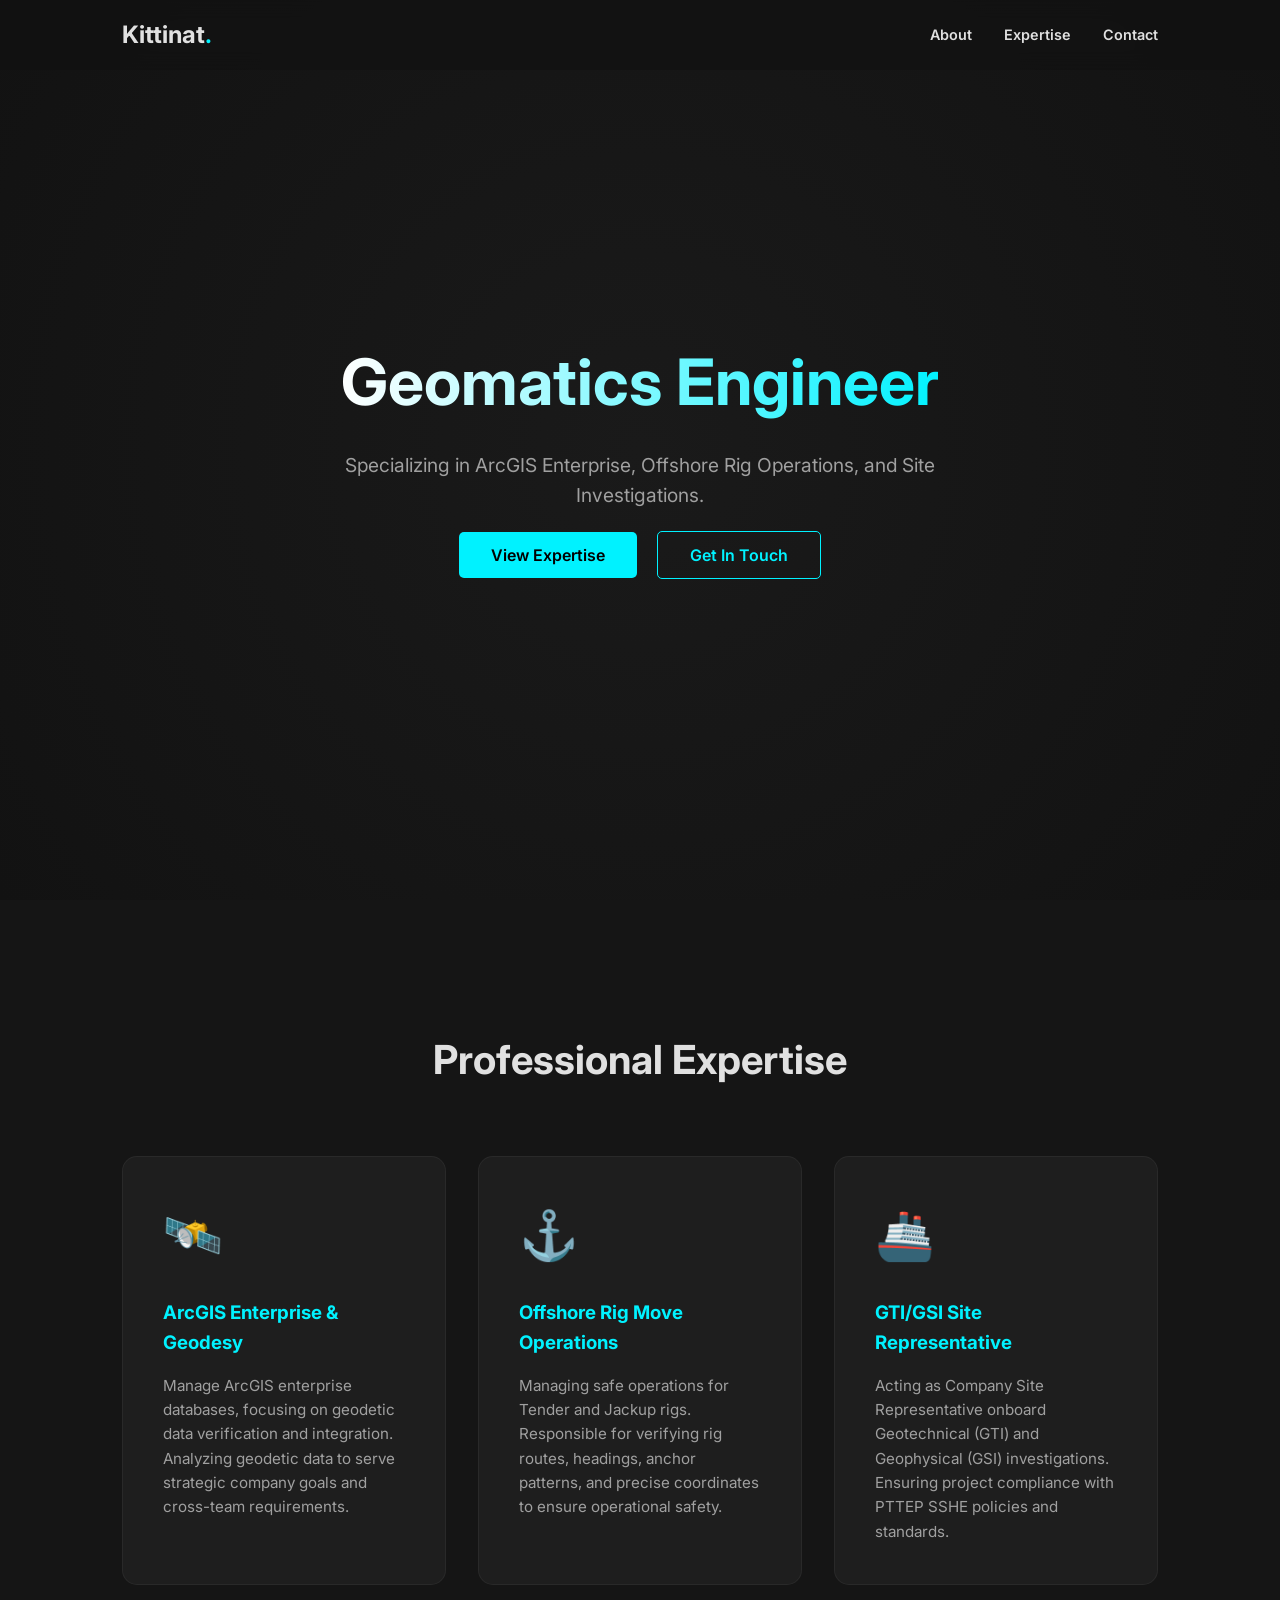
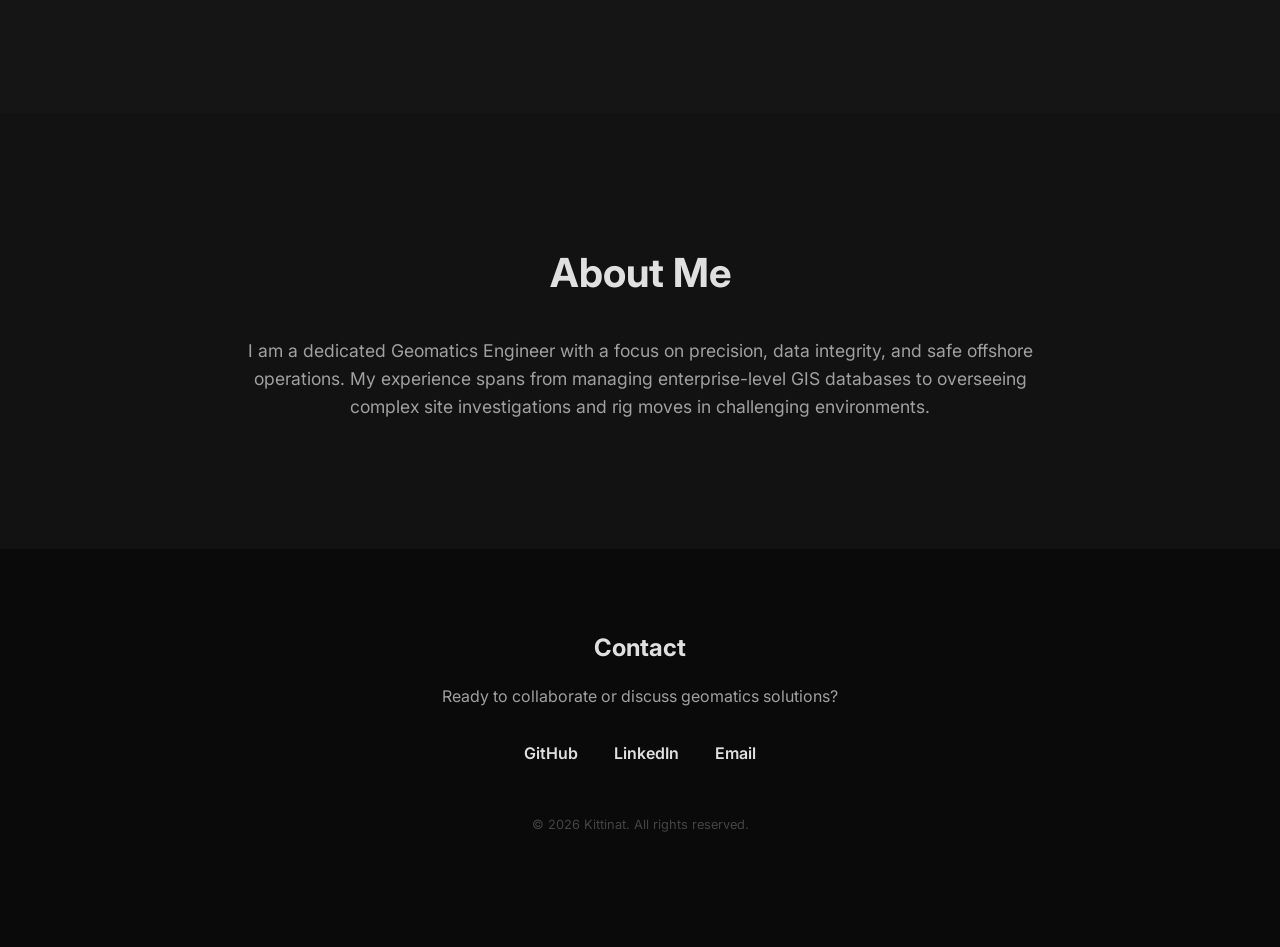
<file: index.html>
<!DOCTYPE html>
<html lang="en">
<head>
    <meta charset="UTF-8">
    <meta name="viewport" content="width=device-width, initial-scale=1.0">
    <title>Kittinat | Geomatics Engineer Portfolio</title>
    <link rel="preconnect" href="https://fonts.googleapis.com">
    <link rel="preconnect" href="https://fonts.gstatic.com" crossorigin>
    <link href="https://fonts.googleapis.com/css2?family=Inter:wght@300;400;600;700&display=swap" rel="stylesheet">
    <link rel="stylesheet" href="style.css">
</head>
<body>
    <header>
        <nav>
            <div class="logo">Kittinat<span>.</span></div>
            <ul>
                <li><a href="#about">About</a></li>
                <li><a href="#expertise">Expertise</a></li>
                <li><a href="#contact">Contact</a></li>
            </ul>
        </nav>
    </header>

    <main>
        <section id="hero">
            <div class="hero-content">
                <h1>Geomatics Engineer</h1>
                <p>Specializing in ArcGIS Enterprise, Offshore Rig Operations, and Site Investigations.</p>
                <div class="hero-btns">
                    <a href="#expertise" class="btn primary">View Expertise</a>
                    <a href="#contact" class="btn secondary">Get In Touch</a>
                </div>
            </div>
        </section>

        <section id="expertise">
            <div class="container">
                <h2 class="section-title">Professional Expertise</h2>
                <div class="expertise-grid">
                    <!-- Pillar 1 -->
                    <div class="expertise-card">
                        <div class="icon">🛰️</div>
                        <h3>ArcGIS Enterprise & Geodesy</h3>
                        <p>Manage ArcGIS enterprise databases, focusing on geodetic data verification and integration. Analyzing geodetic data to serve strategic company goals and cross-team requirements.</p>
                    </div>
                    <!-- Pillar 2 -->
                    <div class="expertise-card">
                        <div class="icon">⚓</div>
                        <h3>Offshore Rig Move Operations</h3>
                        <p>Managing safe operations for Tender and Jackup rigs. Responsible for verifying rig routes, headings, anchor patterns, and precise coordinates to ensure operational safety.</p>
                    </div>
                    <!-- Pillar 3 -->
                    <div class="expertise-card">
                        <div class="icon">🚢</div>
                        <h3>GTI/GSI Site Representative</h3>
                        <p>Acting as Company Site Representative onboard Geotechnical (GTI) and Geophysical (GSI) investigations. Ensuring project compliance with PTTEP SSHE policies and standards.</p>
                    </div>
                </div>
            </div>
        </section>

        <section id="about">
            <div class="container">
                <div class="about-content">
                    <h2>About Me</h2>
                    <p>I am a dedicated Geomatics Engineer with a focus on precision, data integrity, and safe offshore operations. My experience spans from managing enterprise-level GIS databases to overseeing complex site investigations and rig moves in challenging environments.</p>
                </div>
            </div>
        </section>
    </main>

    <footer id="contact">
        <div class="container">
            <h2>Contact</h2>
            <p>Ready to collaborate or discuss geomatics solutions?</p>
            <div class="social-links">
                <a href="https://github.com/KittinatTa">GitHub</a>
                <a href="#">LinkedIn</a>
                <a href="mailto:kittinat.tan@gmail.com">Email</a>
            </div>
            <p class="copyright">&copy; 2026 Kittinat. All rights reserved.</p>
        </div>
    </footer>
</body>
</html>
</file>
<file: style.css>
:root {
    --bg-color: #121212;
    --card-bg: #1e1e1e;
    --text-primary: #e0e0e0;
    --text-secondary: #a0a0a0;
    --accent-color: #00f2ff;
    --accent-glow: rgba(0, 242, 255, 0.3);
    --nav-bg: rgba(18, 18, 18, 0.8);
}

* {
    margin: 0;
    padding: 0;
    box-sizing: border-box;
}

body {
    font-family: 'Inter', sans-serif;
    background-color: var(--bg-color);
    color: var(--text-primary);
    line-height: 1.6;
    overflow-x: hidden;
}

.container {
    max-width: 1100px;
    margin: 0 auto;
    padding: 0 2rem;
}

/* Header & Nav */
header {
    position: fixed;
    top: 0;
    width: 100%;
    background: var(--nav-bg);
    backdrop-filter: blur(10px);
    z-index: 1000;
    padding: 1rem 0;
}

nav {
    display: flex;
    justify-content: space-between;
    align-items: center;
    max-width: 1100px;
    margin: 0 auto;
    padding: 0 2rem;
}

.logo {
    font-size: 1.5rem;
    font-weight: 700;
}

.logo span {
    color: var(--accent-color);
}

nav ul {
    display: flex;
    list-style: none;
}

nav ul li {
    margin-left: 2rem;
}

nav ul li a {
    text-decoration: none;
    color: var(--text-primary);
    font-size: 0.9rem;
    font-weight: 600;
    transition: color 0.3s;
}

nav ul li a:hover {
    color: var(--accent-color);
}

/* Hero Section */
#hero {
    height: 100vh;
    display: flex;
    align-items: center;
    justify-content: center;
    text-align: center;
    background: radial-gradient(circle at center, #1a1a1a 0%, #121212 100%);
}

.hero-content h1 {
    font-size: 4rem;
    margin-bottom: 1rem;
    background: linear-gradient(90deg, #fff, var(--accent-color));
    -webkit-background-clip: text;
    -webkit-text-fill-color: transparent;
}

.hero-content p {
    font-size: 1.2rem;
    color: var(--text-secondary);
    max-width: 600px;
    margin: 0 auto 2rem;
}

.btn {
    padding: 0.8rem 2rem;
    border-radius: 5px;
    text-decoration: none;
    font-weight: 600;
    transition: all 0.3s;
    margin: 0 0.5rem;
}

.btn.primary {
    background-color: var(--accent-color);
    color: #000;
}

.btn.primary:hover {
    box-shadow: 0 0 20px var(--accent-glow);
    transform: translateY(-2px);
}

.btn.secondary {
    border: 1px solid var(--accent-color);
    color: var(--accent-color);
}

.btn.secondary:hover {
    background-color: var(--accent-color);
    color: #000;
}

/* Expertise Section */
#expertise {
    padding: 8rem 0;
    background-color: #151515;
}

.section-title {
    text-align: center;
    font-size: 2.5rem;
    margin-bottom: 4rem;
}

.expertise-grid {
    display: grid;
    grid-template-columns: repeat(auto-fit, minmax(300px, 1fr));
    gap: 2rem;
}

.expertise-card {
    background-color: var(--card-bg);
    padding: 2.5rem;
    border-radius: 15px;
    transition: transform 0.3s, box-shadow 0.3s;
    border: 1px solid rgba(255, 255, 255, 0.05);
}

.expertise-card:hover {
    transform: translateY(-10px);
    box-shadow: 0 10px 30px rgba(0, 0, 0, 0.5);
    border-color: var(--accent-color);
}

.expertise-card .icon {
    font-size: 3rem;
    margin-bottom: 1.5rem;
}

.expertise-card h3 {
    margin-bottom: 1rem;
    color: var(--accent-color);
}

.expertise-card p {
    color: var(--text-secondary);
    font-size: 0.95rem;
}

/* About Section */
#about {
    padding: 8rem 0;
}

.about-content {
    max-width: 800px;
    margin: 0 auto;
    text-align: center;
}

.about-content h2 {
    font-size: 2.5rem;
    margin-bottom: 2rem;
}

.about-content p {
    font-size: 1.1rem;
    color: var(--text-secondary);
}

/* Footer */
footer {
    padding: 5rem 0;
    text-align: center;
    background-color: #0a0a0a;
}

footer h2 {
    margin-bottom: 1rem;
}

footer p {
    color: var(--text-secondary);
    margin-bottom: 2rem;
}

.social-links a {
    color: var(--text-primary);
    text-decoration: none;
    margin: 0 1rem;
    font-weight: 600;
    transition: color 0.3s;
}

.social-links a:hover {
    color: var(--accent-color);
}

.copyright {
    margin-top: 3rem;
    font-size: 0.8rem;
    color: #444;
}

/* Responsive */
@media (max-width: 768px) {
    .hero-content h1 {
        font-size: 2.5rem;
    }
    
    .expertise-grid {
        grid-template-columns: 1fr;
    }
    
    nav ul {
        display: none;
    }
}
</file>
